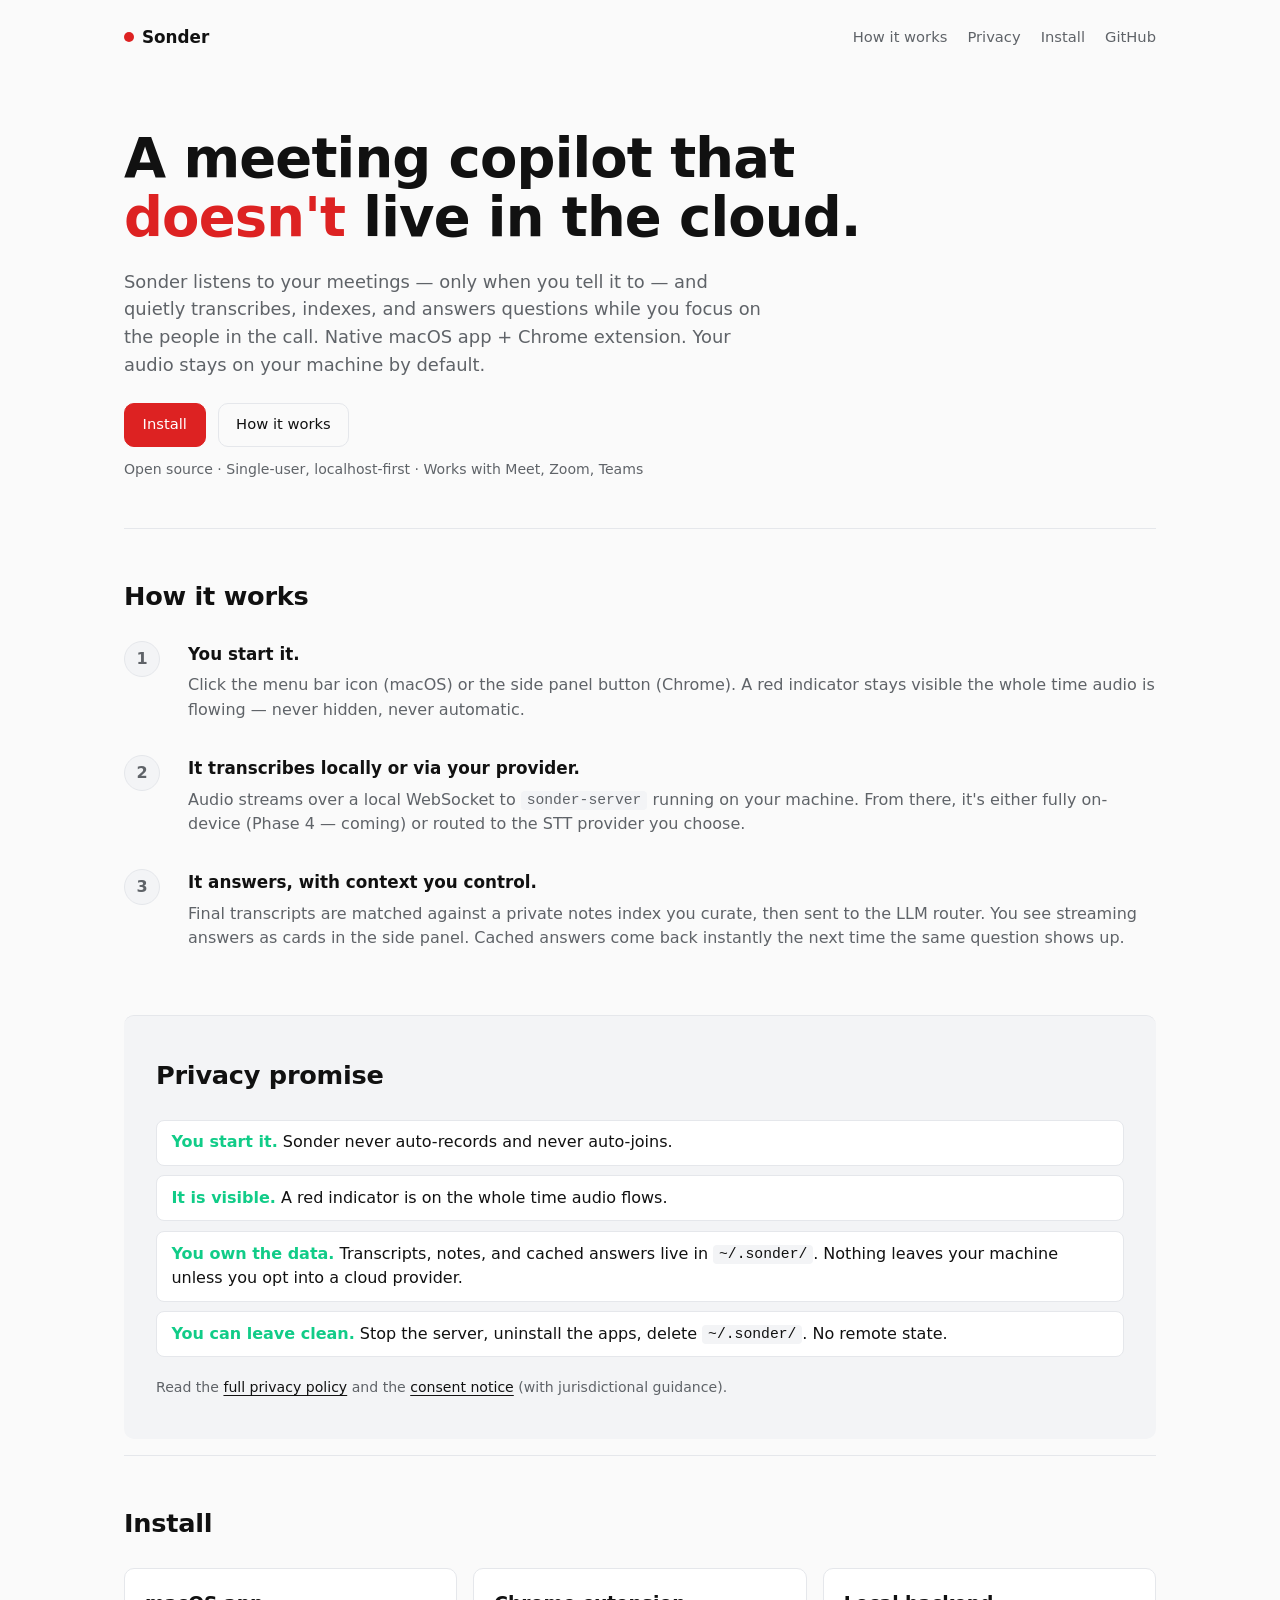
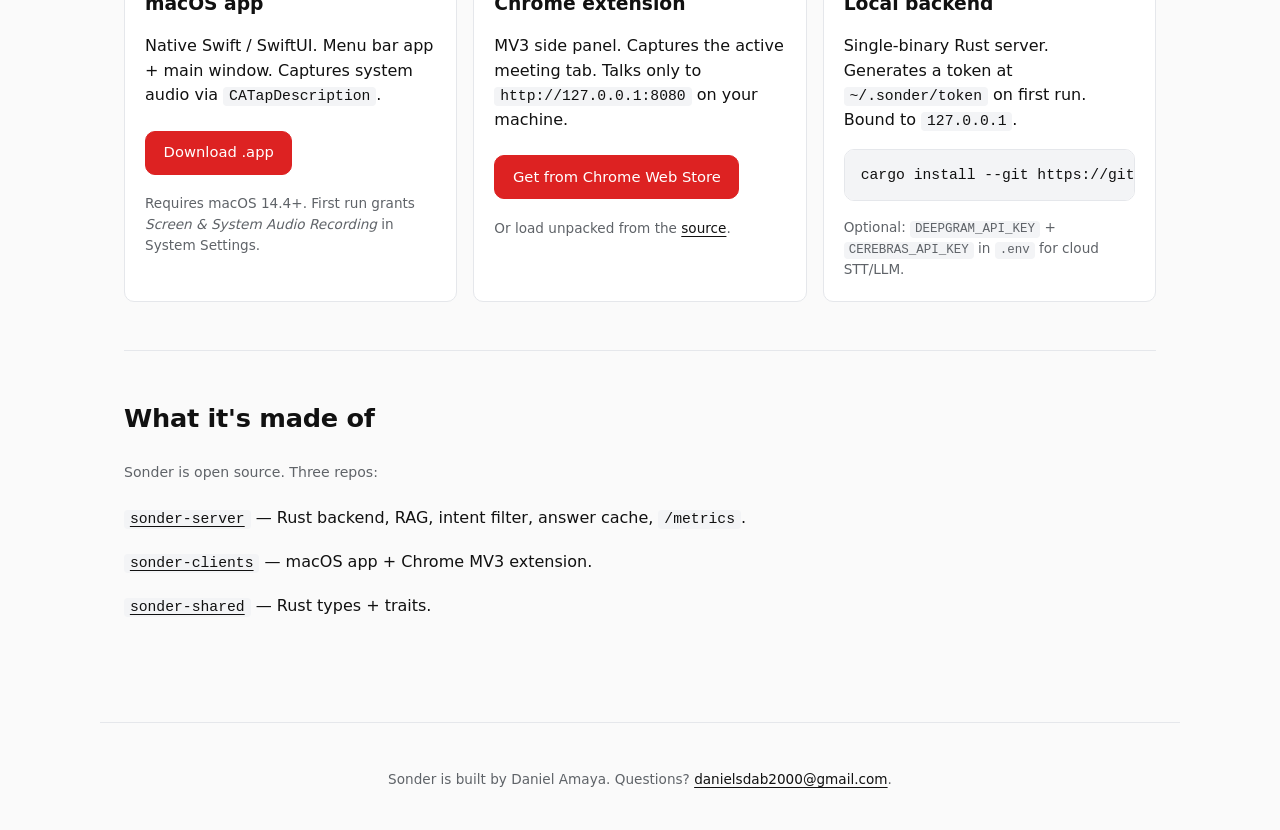
<file: index.html>
<!DOCTYPE html>
<html lang="en">
<head>
<meta charset="UTF-8">
<meta name="viewport" content="width=device-width, initial-scale=1.0">
<meta name="description" content="Sonder — a consent-first real-time meeting copilot. Native macOS app + Chrome extension. Your audio stays on your machine by default.">
<meta name="theme-color" content="#0a0a0a">
<meta http-equiv="Content-Security-Policy" content="default-src 'none'; script-src 'none'; style-src 'self'; img-src 'self' data:; font-src 'self'; connect-src 'none'; base-uri 'none'; form-action 'none';">
<meta name="referrer" content="strict-origin-when-cross-origin">
<meta property="og:title" content="Sonder — meeting copilot">
<meta property="og:description" content="Consent-first real-time meeting copilot. Native macOS + Chrome extension.">
<meta property="og:type" content="website">
<title>Sonder — meeting copilot</title>
<link rel="stylesheet" href="style.css">
<link rel="icon" href="data:image/svg+xml,%3Csvg xmlns='http://www.w3.org/2000/svg' viewBox='0 0 64 64'%3E%3Ccircle cx='32' cy='32' r='28' fill='%23d22'/%3E%3C/svg%3E">
</head>
<body>
<header class="nav">
  <div class="brand">
    <span class="brand-dot" aria-hidden></span>
    <span class="brand-name">Sonder</span>
  </div>
  <nav>
    <a href="#how">How it works</a>
    <a href="#privacy">Privacy</a>
    <a href="#install">Install</a>
    <a href="https://github.com/amayabdaniel/sonder-clients" target="_blank" rel="noopener">GitHub</a>
  </nav>
</header>

<main>
  <section class="hero">
    <h1>A meeting copilot that <em>doesn't</em> live in the cloud.</h1>
    <p class="lead">
      Sonder listens to your meetings — only when you tell it to — and quietly
      transcribes, indexes, and answers questions while you focus on the people
      in the call. Native macOS app + Chrome extension. Your audio stays on
      your machine by default.
    </p>
    <div class="cta">
      <a class="btn btn-primary" href="#install">Install</a>
      <a class="btn btn-ghost" href="#how">How it works</a>
    </div>
    <p class="meta">Open source · Single-user, localhost-first · Works with Meet, Zoom, Teams</p>
  </section>

  <section id="how" class="band">
    <h2>How it works</h2>
    <ol class="steps">
      <li>
        <span class="step-num">1</span>
        <div>
          <h3>You start it.</h3>
          <p>
            Click the menu bar icon (macOS) or the side panel button (Chrome).
            A red indicator stays visible the whole time audio is flowing —
            never hidden, never automatic.
          </p>
        </div>
      </li>
      <li>
        <span class="step-num">2</span>
        <div>
          <h3>It transcribes locally or via your provider.</h3>
          <p>
            Audio streams over a local WebSocket to <code>sonder-server</code>
            running on your machine. From there, it's either fully on-device
            (Phase 4 — coming) or routed to the STT provider you choose.
          </p>
        </div>
      </li>
      <li>
        <span class="step-num">3</span>
        <div>
          <h3>It answers, with context you control.</h3>
          <p>
            Final transcripts are matched against a private notes index you
            curate, then sent to the LLM router. You see streaming answers as
            cards in the side panel. Cached answers come back instantly the
            next time the same question shows up.
          </p>
        </div>
      </li>
    </ol>
  </section>

  <section id="privacy" class="band band-alt">
    <h2>Privacy promise</h2>
    <ul class="rules">
      <li><strong>You start it.</strong> Sonder never auto-records and never auto-joins.</li>
      <li><strong>It is visible.</strong> A red indicator is on the whole time audio flows.</li>
      <li><strong>You own the data.</strong> Transcripts, notes, and cached answers live in <code>~/.sonder/</code>. Nothing leaves your machine unless you opt into a cloud provider.</li>
      <li><strong>You can leave clean.</strong> Stop the server, uninstall the apps, delete <code>~/.sonder/</code>. No remote state.</li>
    </ul>
    <p class="meta">
      Read the <a href="privacy.html">full privacy policy</a> and the
      <a href="consent.html">consent notice</a> (with jurisdictional guidance).
    </p>
  </section>

  <section id="install" class="band">
    <h2>Install</h2>
    <div class="install-grid">
      <article class="install-card">
        <h3>macOS app</h3>
        <p>Native Swift / SwiftUI. Menu bar app + main window. Captures system audio via <code>CATapDescription</code>.</p>
        <a class="btn btn-primary" href="https://github.com/amayabdaniel/sonder-clients/releases" target="_blank" rel="noopener">Download .app</a>
        <p class="muted">Requires macOS 14.4+. First run grants <em>Screen &amp; System Audio Recording</em> in System Settings.</p>
      </article>
      <article class="install-card">
        <h3>Chrome extension</h3>
        <p>MV3 side panel. Captures the active meeting tab. Talks only to <code>http://127.0.0.1:8080</code> on your machine.</p>
        <a class="btn btn-primary" href="https://chromewebstore.google.com/" target="_blank" rel="noopener">Get from Chrome Web Store</a>
        <p class="muted">Or load unpacked from the <a href="https://github.com/amayabdaniel/sonder-clients/tree/main/extension" target="_blank" rel="noopener">source</a>.</p>
      </article>
      <article class="install-card">
        <h3>Local backend</h3>
        <p>Single-binary Rust server. Generates a token at <code>~/.sonder/token</code> on first run. Bound to <code>127.0.0.1</code>.</p>
        <pre><code>cargo install --git https://github.com/amayabdaniel/sonder-server</code></pre>
        <p class="muted">Optional: <code>DEEPGRAM_API_KEY</code> + <code>CEREBRAS_API_KEY</code> in <code>.env</code> for cloud STT/LLM.</p>
      </article>
    </div>
  </section>

  <section class="band">
    <h2>What it's made of</h2>
    <p class="meta">Sonder is open source. Three repos:</p>
    <ul class="repo-list">
      <li><a href="https://github.com/amayabdaniel/sonder-server" target="_blank" rel="noopener"><code>sonder-server</code></a> — Rust backend, RAG, intent filter, answer cache, <code>/metrics</code>.</li>
      <li><a href="https://github.com/amayabdaniel/sonder-clients" target="_blank" rel="noopener"><code>sonder-clients</code></a> — macOS app + Chrome MV3 extension.</li>
      <li><a href="https://github.com/amayabdaniel/sonder-shared" target="_blank" rel="noopener"><code>sonder-shared</code></a> — Rust types + traits.</li>
    </ul>
  </section>
</main>

<footer>
  <p class="muted">
    Sonder is built by Daniel Amaya. Questions? <a href="mailto:danielsdab2000@gmail.com">danielsdab2000@gmail.com</a>.
  </p>
</footer>
</body>
</html>
</file>
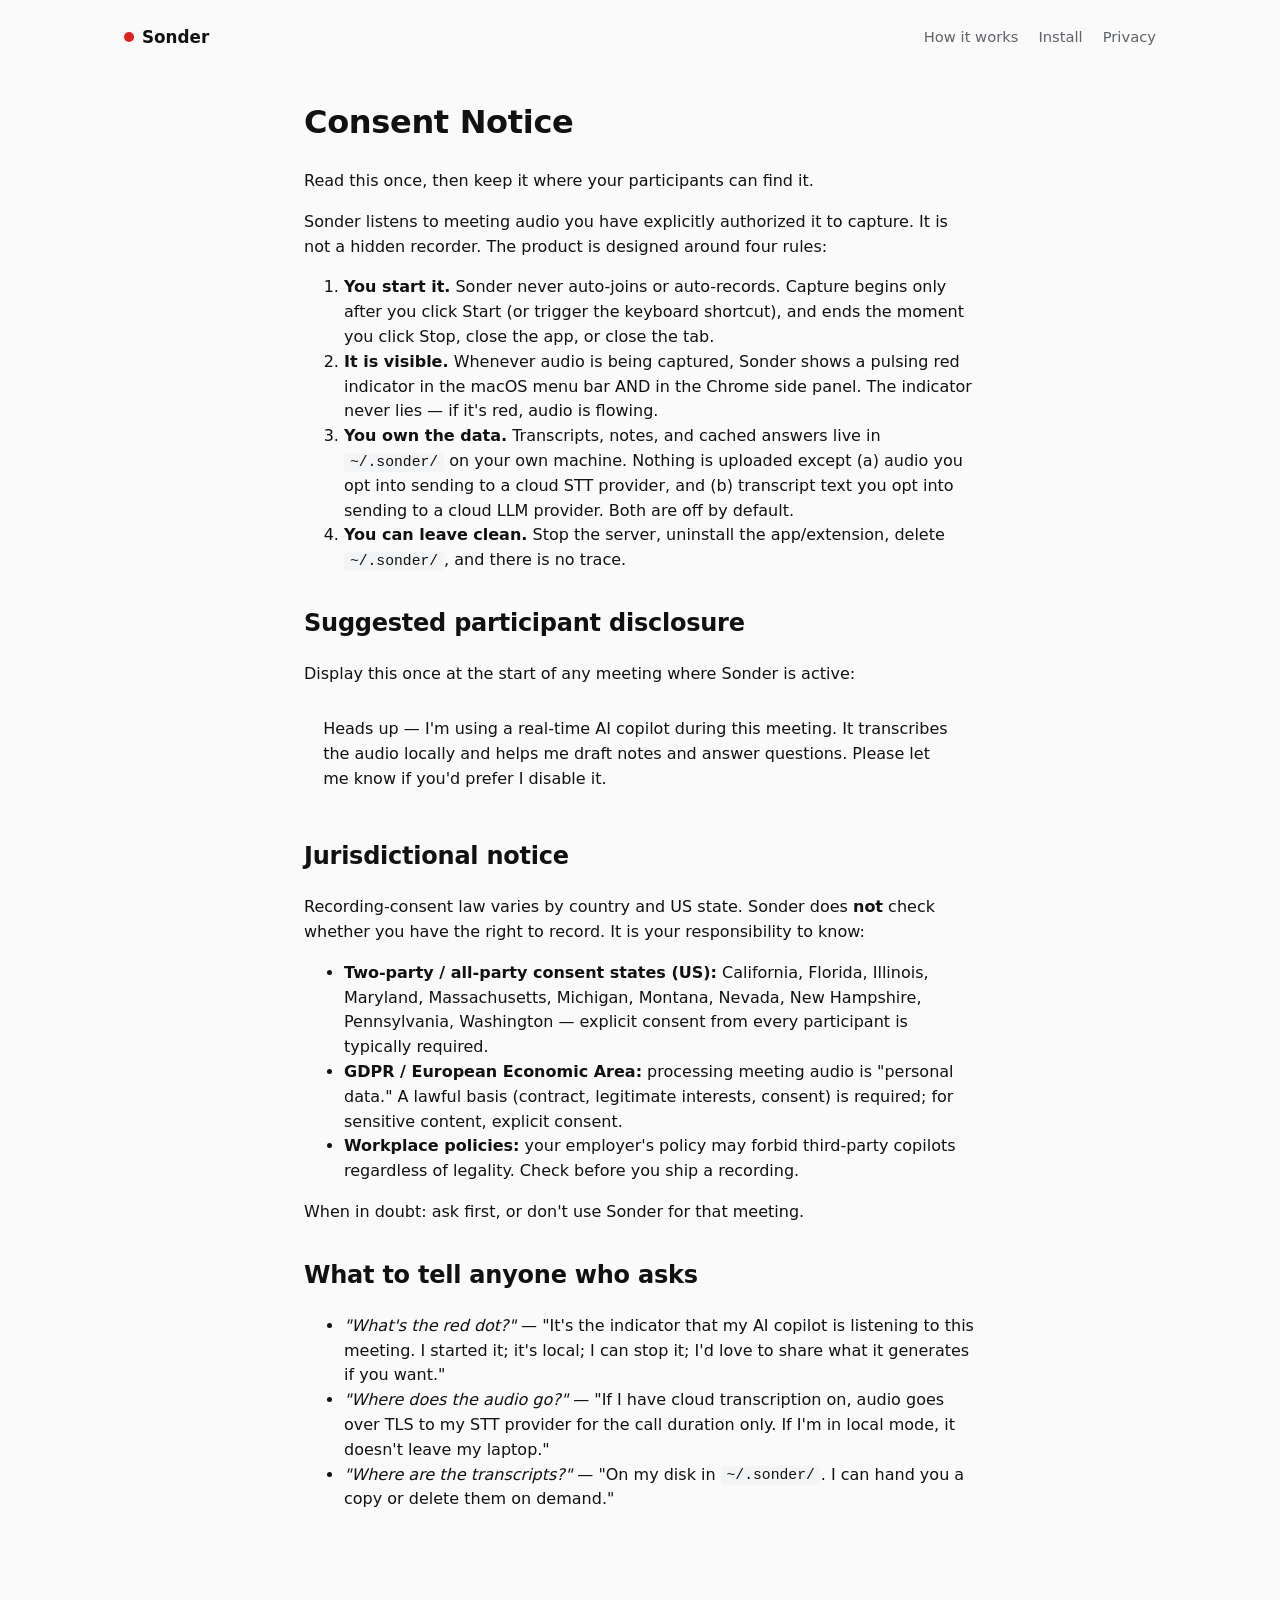
<file: consent.html>
<!DOCTYPE html>
<html lang="en">
<head>
<meta charset="UTF-8">
<meta name="viewport" content="width=device-width, initial-scale=1.0">
<meta http-equiv="Content-Security-Policy" content="default-src 'none'; script-src 'none'; style-src 'self'; img-src 'self' data:; font-src 'self'; connect-src 'none'; base-uri 'none'; form-action 'none';">
<meta name="referrer" content="strict-origin-when-cross-origin">
<title>Sonder — Consent Notice</title>
<link rel="stylesheet" href="style.css">
</head>
<body>
<header class="nav">
  <div class="brand">
    <span class="brand-dot" aria-hidden></span>
    <span class="brand-name"><a href="index.html">Sonder</a></span>
  </div>
  <nav>
    <a href="index.html#how">How it works</a>
    <a href="index.html#install">Install</a>
    <a href="privacy.html">Privacy</a>
  </nav>
</header>

<main class="doc">
<h1>Consent Notice</h1>
<p>Read this once, then keep it where your participants can find it.</p>

<p>Sonder listens to meeting audio you have explicitly authorized it to capture. It is not a hidden recorder. The product is designed around four rules:</p>
<ol>
  <li><strong>You start it.</strong> Sonder never auto-joins or auto-records. Capture begins only after you click Start (or trigger the keyboard shortcut), and ends the moment you click Stop, close the app, or close the tab.</li>
  <li><strong>It is visible.</strong> Whenever audio is being captured, Sonder shows a pulsing red indicator in the macOS menu bar AND in the Chrome side panel. The indicator never lies — if it's red, audio is flowing.</li>
  <li><strong>You own the data.</strong> Transcripts, notes, and cached answers live in <code>~/.sonder/</code> on your own machine. Nothing is uploaded except (a) audio you opt into sending to a cloud STT provider, and (b) transcript text you opt into sending to a cloud LLM provider. Both are off by default.</li>
  <li><strong>You can leave clean.</strong> Stop the server, uninstall the app/extension, delete <code>~/.sonder/</code>, and there is no trace.</li>
</ol>

<h2>Suggested participant disclosure</h2>
<p>Display this once at the start of any meeting where Sonder is active:</p>
<blockquote class="rules">
  Heads up — I'm using a real-time AI copilot during this meeting. It transcribes the audio locally and helps me draft notes and answer questions. Please let me know if you'd prefer I disable it.
</blockquote>

<h2>Jurisdictional notice</h2>
<p>Recording-consent law varies by country and US state. Sonder does <strong>not</strong> check whether you have the right to record. It is your responsibility to know:</p>
<ul>
  <li><strong>Two-party / all-party consent states (US):</strong> California, Florida, Illinois, Maryland, Massachusetts, Michigan, Montana, Nevada, New Hampshire, Pennsylvania, Washington — explicit consent from every participant is typically required.</li>
  <li><strong>GDPR / European Economic Area:</strong> processing meeting audio is "personal data." A lawful basis (contract, legitimate interests, consent) is required; for sensitive content, explicit consent.</li>
  <li><strong>Workplace policies:</strong> your employer's policy may forbid third-party copilots regardless of legality. Check before you ship a recording.</li>
</ul>
<p>When in doubt: ask first, or don't use Sonder for that meeting.</p>

<h2>What to tell anyone who asks</h2>
<ul>
  <li><em>"What's the red dot?"</em> — "It's the indicator that my AI copilot is listening to this meeting. I started it; it's local; I can stop it; I'd love to share what it generates if you want."</li>
  <li><em>"Where does the audio go?"</em> — "If I have cloud transcription on, audio goes over TLS to my STT provider for the call duration only. If I'm in local mode, it doesn't leave my laptop."</li>
  <li><em>"Where are the transcripts?"</em> — "On my disk in <code>~/.sonder/</code>. I can hand you a copy or delete them on demand."</li>
</ul>
</main>
</body>
</html>
</file>
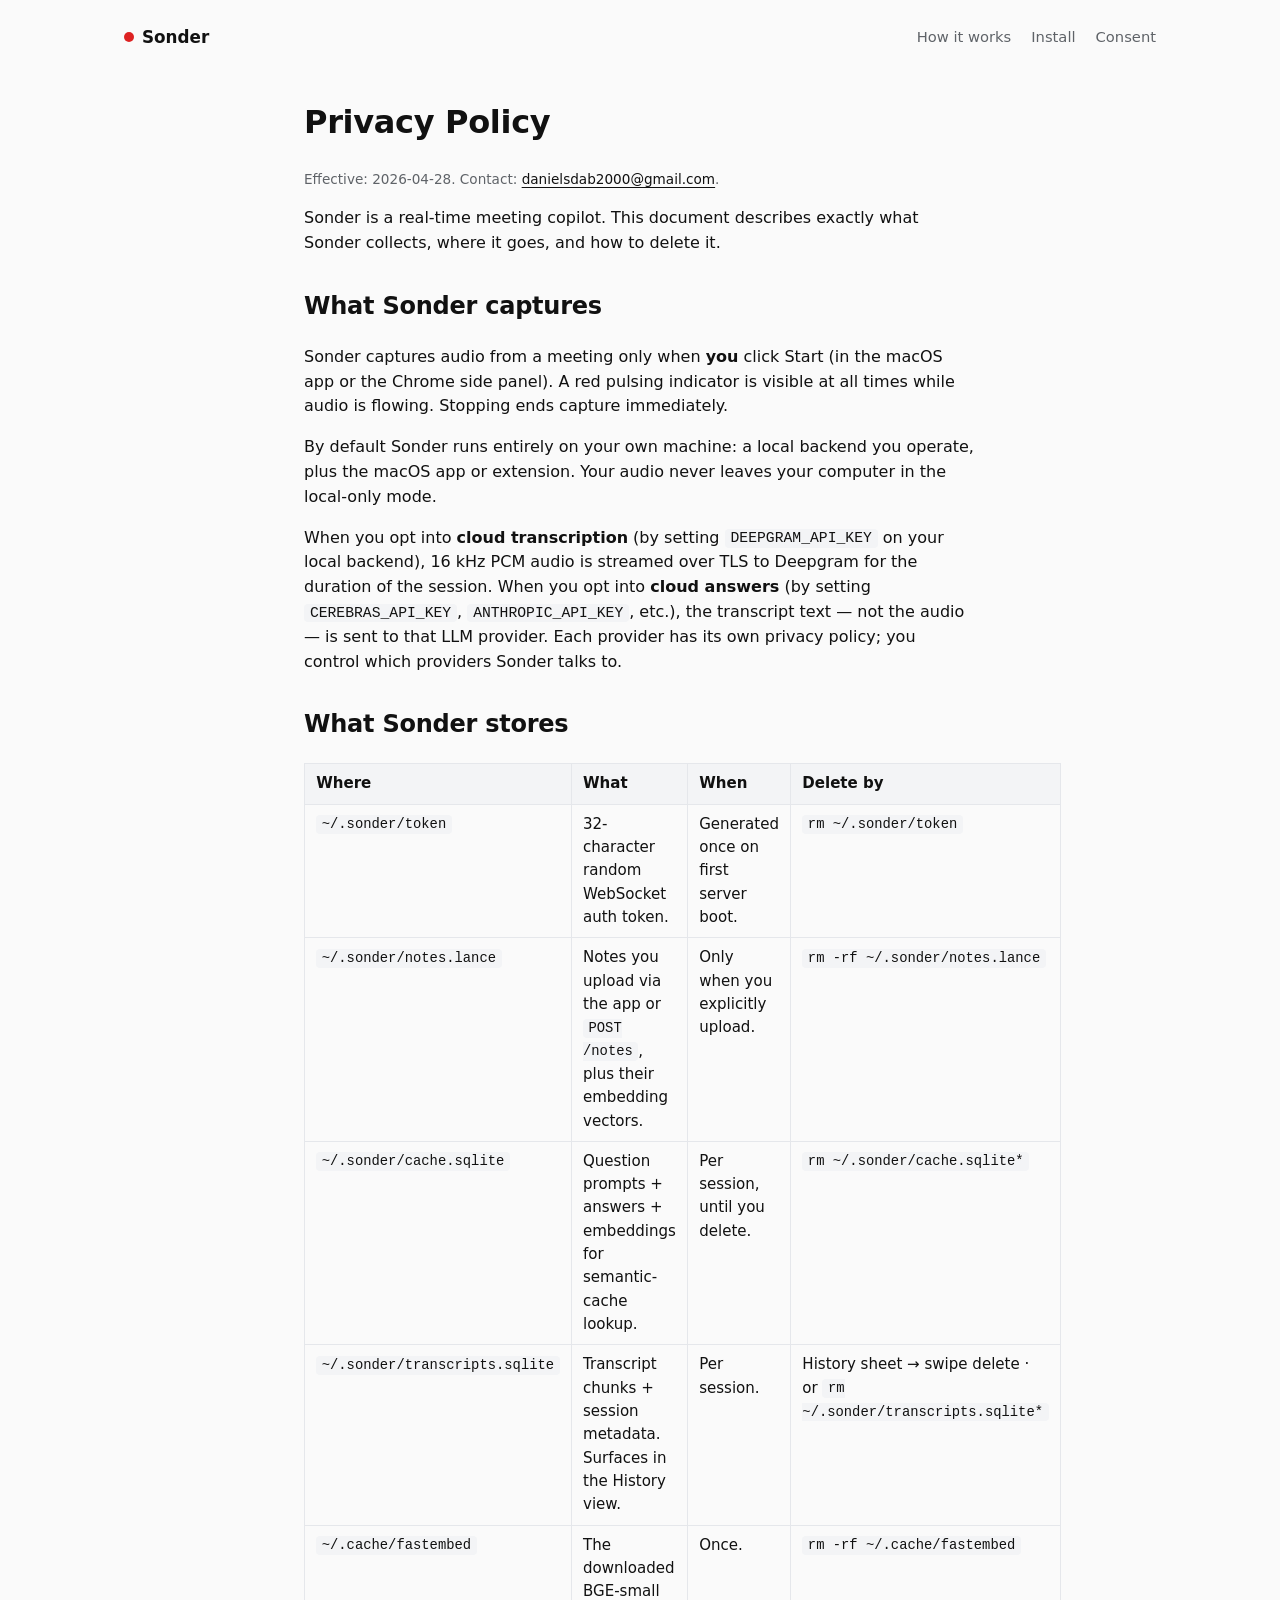
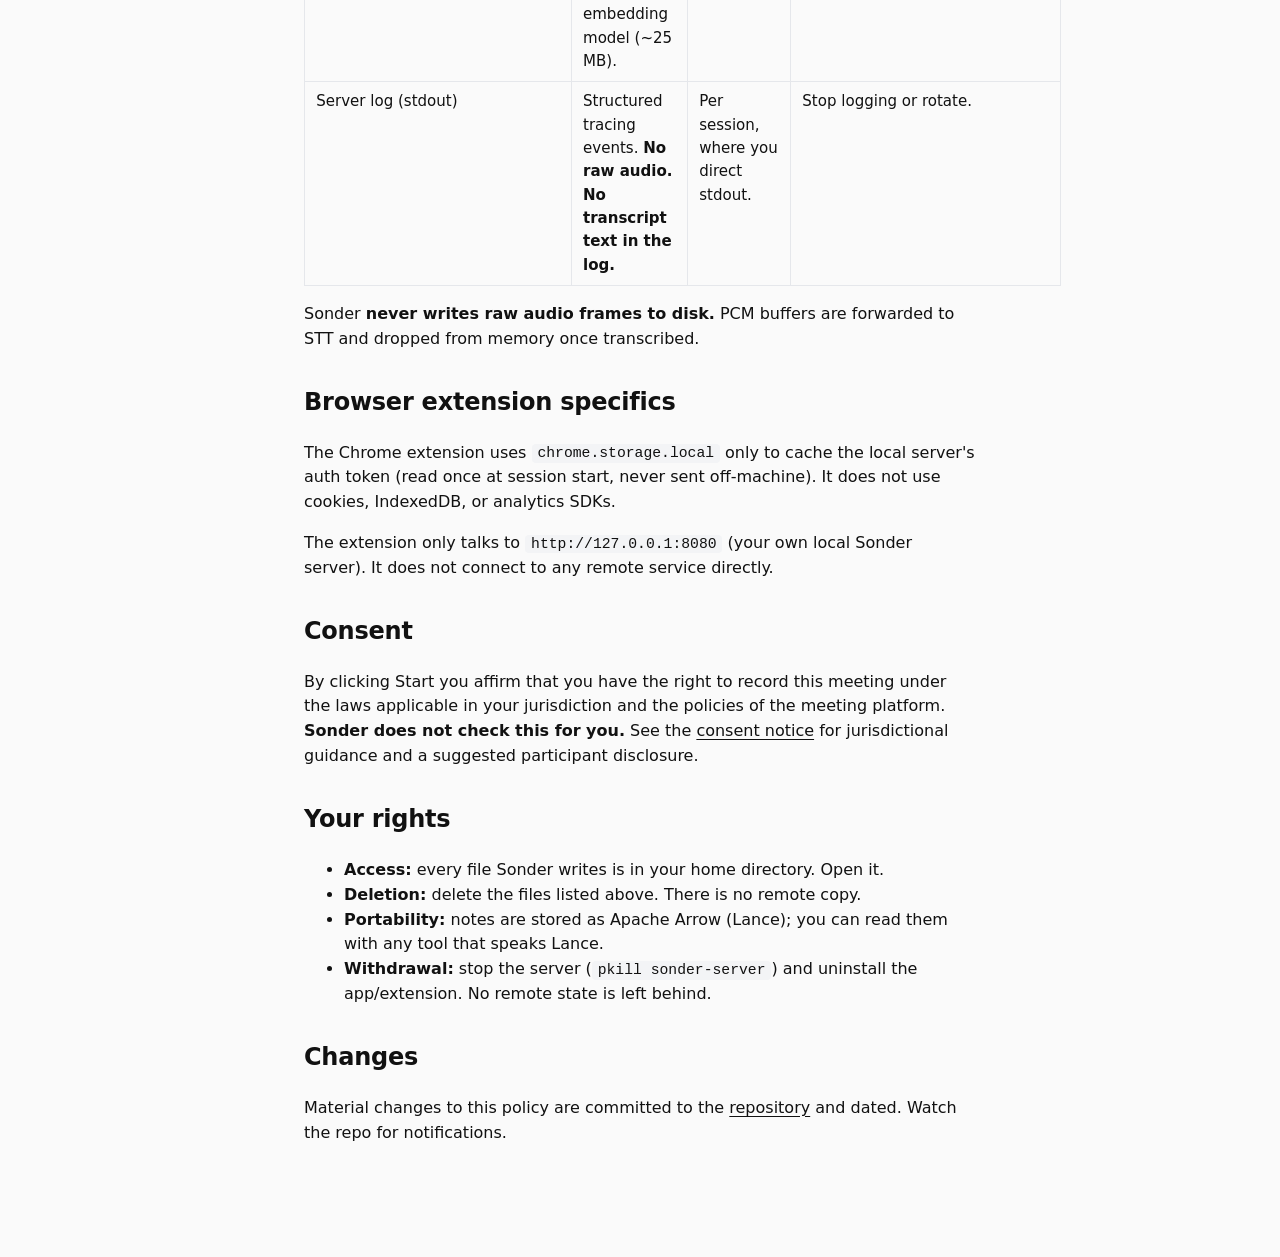
<file: privacy.html>
<!DOCTYPE html>
<html lang="en">
<head>
<meta charset="UTF-8">
<meta name="viewport" content="width=device-width, initial-scale=1.0">
<meta http-equiv="Content-Security-Policy" content="default-src 'none'; script-src 'none'; style-src 'self'; img-src 'self' data:; font-src 'self'; connect-src 'none'; base-uri 'none'; form-action 'none';">
<meta name="referrer" content="strict-origin-when-cross-origin">
<title>Sonder — Privacy Policy</title>
<link rel="stylesheet" href="style.css">
</head>
<body>
<header class="nav">
  <div class="brand">
    <span class="brand-dot" aria-hidden></span>
    <span class="brand-name"><a href="index.html">Sonder</a></span>
  </div>
  <nav>
    <a href="index.html#how">How it works</a>
    <a href="index.html#install">Install</a>
    <a href="consent.html">Consent</a>
  </nav>
</header>

<main class="doc">
<h1>Privacy Policy</h1>
<p class="muted">Effective: 2026-04-28. Contact: <a href="mailto:danielsdab2000@gmail.com">danielsdab2000@gmail.com</a>.</p>

<p>Sonder is a real-time meeting copilot. This document describes exactly what Sonder collects, where it goes, and how to delete it.</p>

<h2>What Sonder captures</h2>
<p>Sonder captures audio from a meeting only when <strong>you</strong> click Start (in the macOS app or the Chrome side panel). A red pulsing indicator is visible at all times while audio is flowing. Stopping ends capture immediately.</p>
<p>By default Sonder runs entirely on your own machine: a local backend you operate, plus the macOS app or extension. Your audio never leaves your computer in the local-only mode.</p>
<p>When you opt into <strong>cloud transcription</strong> (by setting <code>DEEPGRAM_API_KEY</code> on your local backend), 16 kHz PCM audio is streamed over TLS to Deepgram for the duration of the session. When you opt into <strong>cloud answers</strong> (by setting <code>CEREBRAS_API_KEY</code>, <code>ANTHROPIC_API_KEY</code>, etc.), the transcript text — not the audio — is sent to that LLM provider. Each provider has its own privacy policy; you control which providers Sonder talks to.</p>

<h2>What Sonder stores</h2>
<table>
  <tr><th>Where</th><th>What</th><th>When</th><th>Delete by</th></tr>
  <tr><td><code>~/.sonder/token</code></td><td>32-character random WebSocket auth token.</td><td>Generated once on first server boot.</td><td><code>rm ~/.sonder/token</code></td></tr>
  <tr><td><code>~/.sonder/notes.lance</code></td><td>Notes you upload via the app or <code>POST /notes</code>, plus their embedding vectors.</td><td>Only when you explicitly upload.</td><td><code>rm -rf ~/.sonder/notes.lance</code></td></tr>
  <tr><td><code>~/.sonder/cache.sqlite</code></td><td>Question prompts + answers + embeddings for semantic-cache lookup.</td><td>Per session, until you delete.</td><td><code>rm ~/.sonder/cache.sqlite*</code></td></tr>
  <tr><td><code>~/.sonder/transcripts.sqlite</code></td><td>Transcript chunks + session metadata. Surfaces in the History view.</td><td>Per session.</td><td>History sheet → swipe delete · or <code>rm ~/.sonder/transcripts.sqlite*</code></td></tr>
  <tr><td><code>~/.cache/fastembed</code></td><td>The downloaded BGE-small embedding model (~25 MB).</td><td>Once.</td><td><code>rm -rf ~/.cache/fastembed</code></td></tr>
  <tr><td>Server log (stdout)</td><td>Structured tracing events. <strong>No raw audio. No transcript text in the log.</strong></td><td>Per session, where you direct stdout.</td><td>Stop logging or rotate.</td></tr>
</table>
<p>Sonder <strong>never writes raw audio frames to disk.</strong> PCM buffers are forwarded to STT and dropped from memory once transcribed.</p>

<h2>Browser extension specifics</h2>
<p>The Chrome extension uses <code>chrome.storage.local</code> only to cache the local server's auth token (read once at session start, never sent off-machine). It does not use cookies, IndexedDB, or analytics SDKs.</p>
<p>The extension only talks to <code>http://127.0.0.1:8080</code> (your own local Sonder server). It does not connect to any remote service directly.</p>

<h2>Consent</h2>
<p>By clicking Start you affirm that you have the right to record this meeting under the laws applicable in your jurisdiction and the policies of the meeting platform. <strong>Sonder does not check this for you.</strong> See the <a href="consent.html">consent notice</a> for jurisdictional guidance and a suggested participant disclosure.</p>

<h2>Your rights</h2>
<ul>
  <li><strong>Access:</strong> every file Sonder writes is in your home directory. Open it.</li>
  <li><strong>Deletion:</strong> delete the files listed above. There is no remote copy.</li>
  <li><strong>Portability:</strong> notes are stored as Apache Arrow (Lance); you can read them with any tool that speaks Lance.</li>
  <li><strong>Withdrawal:</strong> stop the server (<code>pkill sonder-server</code>) and uninstall the app/extension. No remote state is left behind.</li>
</ul>

<h2>Changes</h2>
<p>Material changes to this policy are committed to the <a href="https://github.com/amayabdaniel/sonder-clients/blob/main/PRIVACY.md" target="_blank" rel="noopener">repository</a> and dated. Watch the repo for notifications.</p>
</main>
</body>
</html>
</file>
<file: style.css>
:root {
  --bg: #0a0a0a;
  --panel: #111114;
  --panel-alt: #16161b;
  --fg: #e9e9ec;
  --fg-muted: #9aa0a6;
  --accent: #d22;
  --accent-2: #1c8;
  --border: #25252c;
  --radius: 10px;
  --max: 1080px;
}

@media (prefers-color-scheme: light) {
  :root {
    --bg: #fafafa;
    --panel: #ffffff;
    --panel-alt: #f3f4f6;
    --fg: #111;
    --fg-muted: #5f6368;
    --border: #e5e7eb;
  }
}

* { box-sizing: border-box; }

html, body {
  margin: 0;
  padding: 0;
  background: var(--bg);
  color: var(--fg);
  font: 16px/1.55 -apple-system, BlinkMacSystemFont, "Segoe UI", system-ui, Helvetica, Arial, sans-serif;
  -webkit-font-smoothing: antialiased;
}

main, header, footer {
  max-width: var(--max);
  margin: 0 auto;
  padding: 0 1.5rem;
}

a { color: var(--fg); text-decoration: underline; text-underline-offset: 3px; }
a:hover { color: var(--accent-2); }

code {
  font: 0.92em ui-monospace, SFMono-Regular, "JetBrains Mono", Menlo, Consolas, monospace;
  background: var(--panel-alt);
  padding: 0.1em 0.4em;
  border-radius: 4px;
}
pre {
  background: var(--panel-alt);
  padding: 0.8rem 1rem;
  border-radius: var(--radius);
  overflow-x: auto;
  border: 1px solid var(--border);
}
pre code { background: transparent; padding: 0; }

/* Header */
.nav {
  display: flex;
  align-items: center;
  justify-content: space-between;
  padding-top: 1.5rem;
  padding-bottom: 1rem;
}
.brand { display: flex; align-items: center; gap: 0.5rem; font-weight: 600; }
.brand-dot {
  width: 10px; height: 10px;
  border-radius: 9999px;
  background: var(--accent);
  box-shadow: 0 0 0 0 currentColor;
  animation: pulse 1.6s infinite;
}
@keyframes pulse {
  0% { box-shadow: 0 0 0 0 rgba(210, 34, 34, .55); }
  70% { box-shadow: 0 0 0 8px rgba(210, 34, 34, 0); }
  100% { box-shadow: 0 0 0 0 rgba(210, 34, 34, 0); }
}
.brand-name { font-size: 1.05rem; }
.nav nav { display: flex; gap: 1.25rem; font-size: 0.92rem; }
.nav nav a { text-decoration: none; color: var(--fg-muted); }
.nav nav a:hover { color: var(--fg); }

/* Hero */
.hero {
  padding: 4rem 0 3rem;
  text-align: left;
  max-width: 760px;
}
.hero h1 {
  font-size: clamp(2rem, 5vw, 3.4rem);
  line-height: 1.08;
  margin: 0 0 1.25rem;
  font-weight: 700;
  letter-spacing: -0.015em;
}
.hero h1 em {
  font-style: normal;
  color: var(--accent);
}
.hero .lead {
  font-size: 1.12rem;
  color: var(--fg-muted);
  max-width: 640px;
}
.cta { display: flex; gap: 0.75rem; margin: 1.5rem 0 0.75rem; }
.btn {
  display: inline-block;
  padding: 0.6rem 1.1rem;
  border-radius: var(--radius);
  font-size: 0.92rem;
  font-weight: 500;
  text-decoration: none;
  border: 1px solid var(--border);
  background: transparent;
  color: var(--fg);
  cursor: pointer;
}
.btn:hover { border-color: color-mix(in oklab, var(--fg) 35%, transparent); }
.btn-primary {
  background: var(--accent);
  color: white;
  border-color: var(--accent);
}
.btn-primary:hover { background: color-mix(in oklab, var(--accent) 88%, black); }
.btn-ghost { background: transparent; }
.meta { color: var(--fg-muted); font-size: 0.88rem; margin: 0; }

/* Bands */
.band { padding: 3rem 0; border-top: 1px solid var(--border); }
.band-alt { background: var(--panel-alt); border-radius: var(--radius); margin: 1rem 0; padding: 2.5rem 2rem; }
.band h2 {
  font-size: 1.6rem;
  margin: 0 0 1.5rem;
  letter-spacing: -0.01em;
}

/* Steps */
.steps {
  list-style: none;
  padding: 0;
  margin: 0;
  display: grid;
  gap: 2rem;
}
.steps li {
  display: grid;
  grid-template-columns: 48px 1fr;
  gap: 1rem;
  align-items: start;
}
.step-num {
  width: 36px; height: 36px;
  border-radius: 9999px;
  display: inline-flex; align-items: center; justify-content: center;
  background: var(--panel-alt);
  border: 1px solid var(--border);
  font-weight: 600;
  color: var(--fg-muted);
}
.steps h3 { margin: 0 0 0.4rem; font-size: 1.05rem; }
.steps p { margin: 0; color: var(--fg-muted); }

/* Privacy rules */
.rules {
  list-style: none;
  padding: 0;
  margin: 0 0 1.25rem;
  display: grid;
  gap: 0.6rem;
}
.rules li {
  padding: 0.6rem 0.9rem;
  background: var(--panel);
  border: 1px solid var(--border);
  border-radius: 8px;
}
.rules strong { color: var(--accent-2); }

/* Install grid */
.install-grid {
  display: grid;
  grid-template-columns: repeat(auto-fit, minmax(260px, 1fr));
  gap: 1rem;
}
.install-card {
  padding: 1.25rem;
  background: var(--panel);
  border: 1px solid var(--border);
  border-radius: var(--radius);
}
.install-card h3 { margin: 0 0 0.5rem; }
.install-card .btn { margin: 0.4rem 0 0.75rem; }
.muted { color: var(--fg-muted); font-size: 0.85rem; margin: 0.4rem 0 0; }

.repo-list { list-style: none; padding: 0; display: grid; gap: 0.4rem; }
.repo-list li { padding: 0.4rem 0; }

footer {
  padding: 2.5rem 1.5rem;
  border-top: 1px solid var(--border);
  text-align: center;
  margin-top: 2rem;
}

/* Doc pages */
.doc {
  max-width: 720px;
  margin: 2rem auto;
  padding: 0 1.5rem 4rem;
}
.doc h1, .doc h2, .doc h3 { letter-spacing: -0.01em; }
.doc h2 { margin-top: 2rem; }
.doc table { border-collapse: collapse; width: 100%; margin: 1rem 0; font-size: 0.94rem; }
.doc th, .doc td { padding: 0.5rem 0.7rem; border: 1px solid var(--border); text-align: left; vertical-align: top; }
.doc th { background: var(--panel-alt); }

/* Brand-name anchor: inherits the surrounding span's colour and
   drops the default `a` underline. Lets the brand reading like a
   static logo while still being a real link. Replaces inline style
   on `<a>` inside `.brand-name` (consent.html:15, privacy.html:15)
   so style-src can drop 'unsafe-inline'. */
.brand-name a { text-decoration: none; color: inherit; }

/* Blockquote reuse of `.rules`: the `.rules` class above is designed
   for `<ul class="rules">` (list-style:none; display:grid). The
   consent page reuses the class on a `<blockquote>` to pick up the
   `.rules strong` accent colour; the blockquote specifier narrows
   the rule so it only applies to that one use-site and does not
   reshape `<ul class="rules">` elsewhere. Replaces inline style on
   `<blockquote class="rules">` (consent.html:38) so style-src can
   drop 'unsafe-inline'. */
blockquote.rules { display: block; padding: 0.9rem 1.2rem; }
</file>
